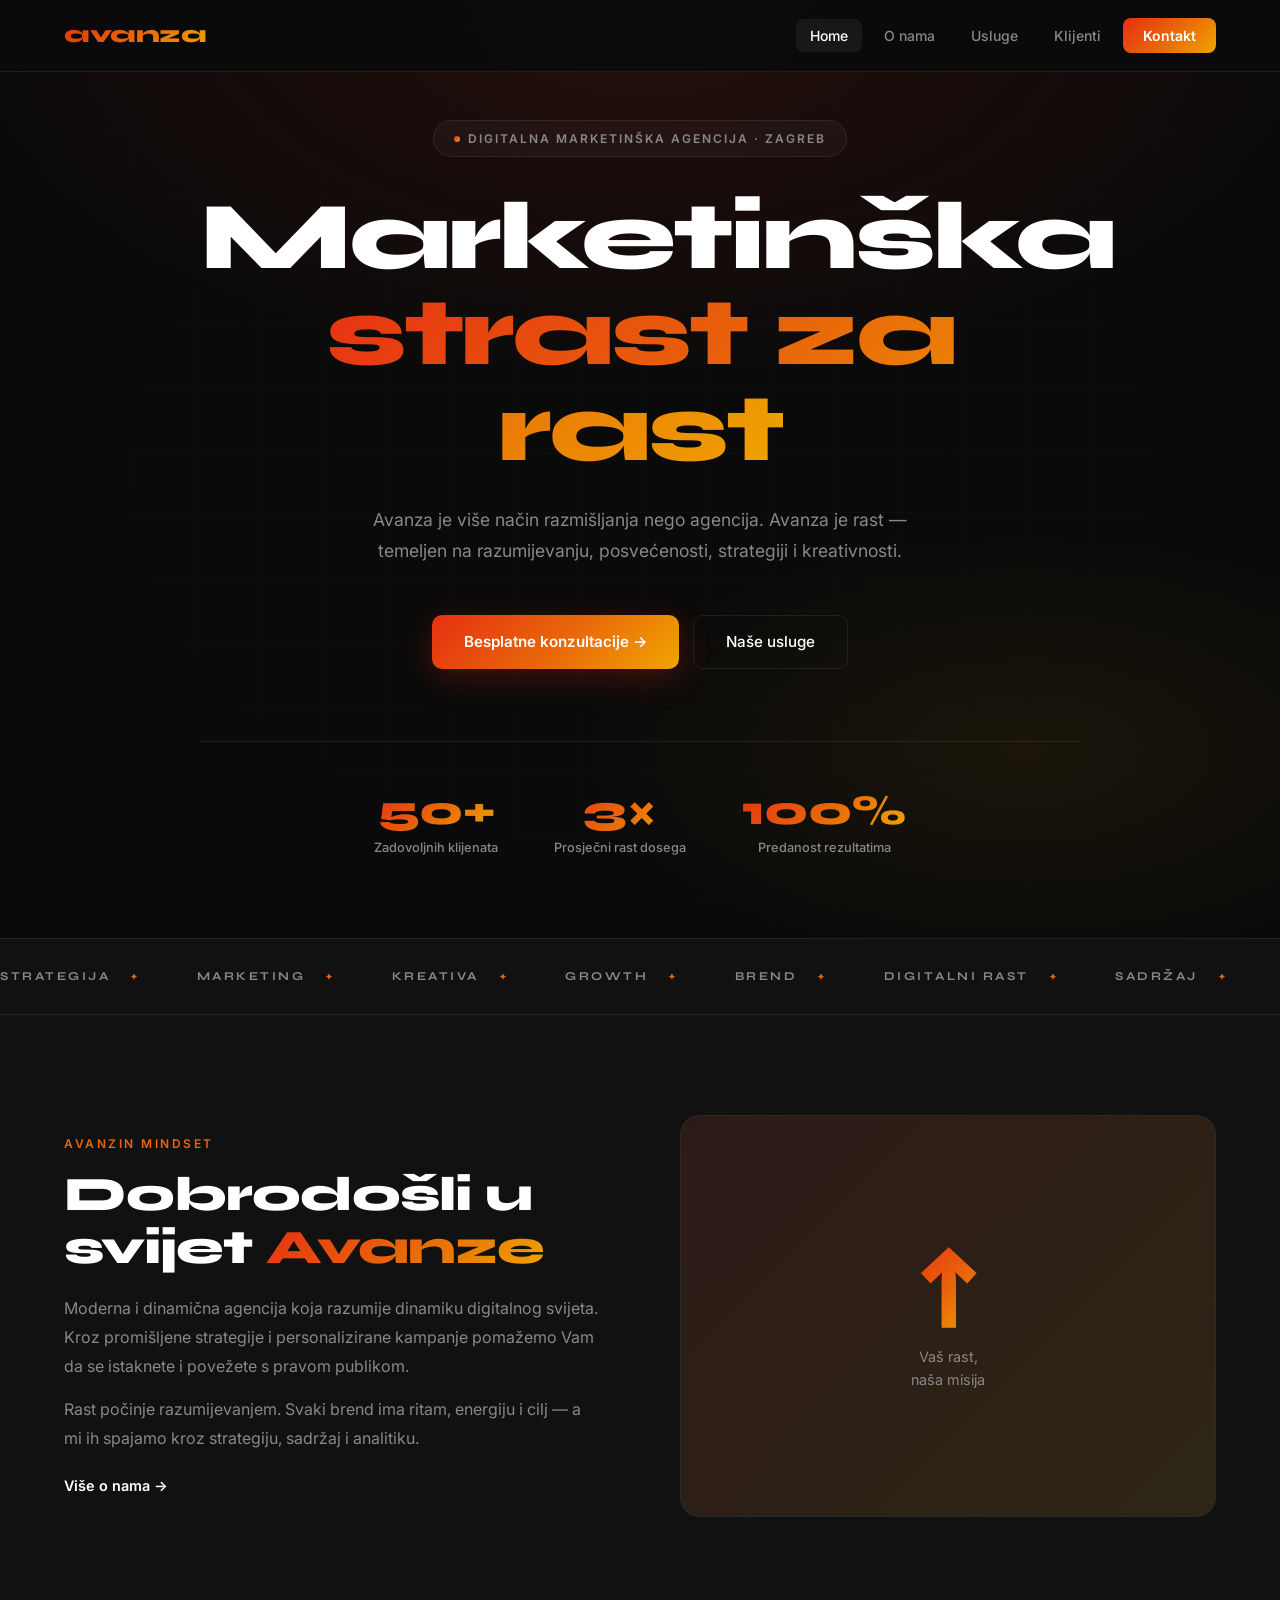
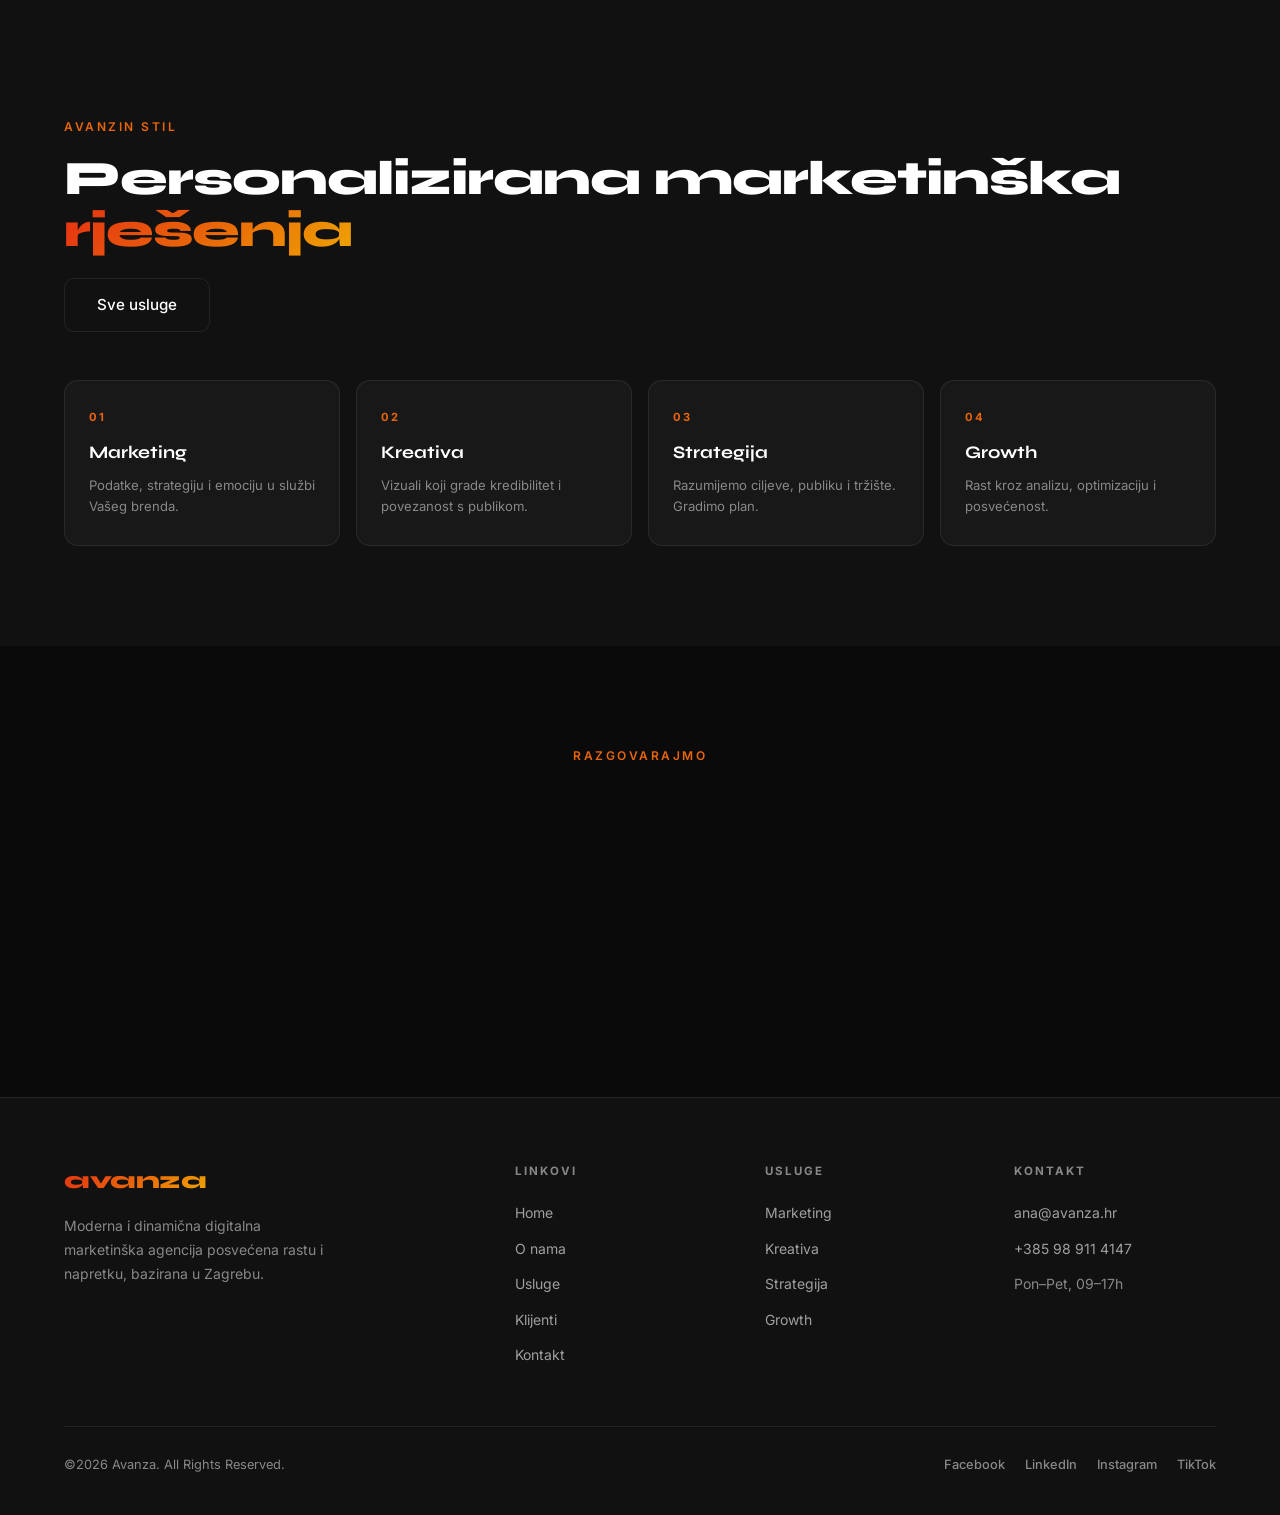
<file: index.html>
<!DOCTYPE html>
<html lang="hr">
<head>
<meta charset="UTF-8" />
<meta name="viewport" content="width=device-width, initial-scale=1.0" />
<title>Avanza — Marketinška strast za rast</title>
<link rel="stylesheet" href="style.css" />
<style>
.hero {
  min-height: 100vh;
  display: flex;
  align-items: center;
  justify-content: center;
  text-align: center;
  padding: 120px 5% 80px;
  position: relative;
  overflow: hidden;
}
.hero-bg {
  position: absolute; inset: 0;
  background: radial-gradient(ellipse 80% 60% at 50% 0%, rgba(230,48,18,0.12) 0%, transparent 70%),
              radial-gradient(ellipse 60% 40% at 80% 80%, rgba(240,165,0,0.07) 0%, transparent 60%);
}
.hero-grid {
  position: absolute; inset: 0;
  background-image: linear-gradient(rgba(255,255,255,0.02) 1px, transparent 1px),
                    linear-gradient(90deg, rgba(255,255,255,0.02) 1px, transparent 1px);
  background-size: 64px 64px;
  mask-image: radial-gradient(ellipse 80% 80% at 50% 50%, black, transparent);
}
.hero-content { position: relative; z-index: 1; max-width: 880px; }
.hero-badge {
  display: inline-flex; align-items: center; gap: 8px;
  font-size: 0.75rem; font-weight: 600; letter-spacing: 2px;
  text-transform: uppercase; color: var(--grey);
  margin-bottom: 32px; padding: 8px 20px;
  border: 1px solid var(--border); border-radius: 100px;
  background: rgba(255,255,255,0.03);
}
.hero-badge::before {
  content: ''; width: 6px; height: 6px; border-radius: 50%;
  background: var(--grad);
}
.hero h1 {
  font-family: 'Syne', sans-serif;
  font-size: clamp(3rem, 8vw, 6rem);
  font-weight: 800;
  line-height: 1.0;
  letter-spacing: -3px;
  margin-bottom: 28px;
}
.hero h1 .grad {
  background: var(--grad-text);
  -webkit-background-clip: text;
  -webkit-text-fill-color: transparent;
  background-clip: text;
}
.hero-sub {
  color: var(--grey); font-size: 1.1rem; line-height: 1.75;
  max-width: 540px; margin: 0 auto 48px;
}
.hero-actions { display: flex; gap: 14px; justify-content: center; flex-wrap: wrap; }
.hero-stats {
  display: flex; gap: 56px; justify-content: center;
  margin-top: 72px; padding-top: 48px;
  border-top: 1px solid var(--border); flex-wrap: wrap;
}
.stat-num {
  font-family: 'Syne', sans-serif; font-size: 2.6rem; font-weight: 800;
  background: var(--grad-text);
  -webkit-background-clip: text; -webkit-text-fill-color: transparent;
  background-clip: text; line-height: 1; margin-bottom: 6px;
}
.stat-label { font-size: 0.8rem; color: var(--grey); font-weight: 500; }

/* About preview */
.about-preview { background: var(--dark); }
.about-grid { display: grid; grid-template-columns: 1fr 1fr; gap: 80px; align-items: center; }
.about-text .section-title { margin-bottom: 20px; }
.about-text p { color: var(--grey); font-size: 1rem; line-height: 1.8; margin-bottom: 14px; }
.about-text .link-arrow {
  display: inline-flex; align-items: center; gap: 8px;
  color: white; font-weight: 600; text-decoration: none;
  font-size: 0.9rem; margin-top: 8px; transition: gap 0.2s;
}
.about-text .link-arrow:hover { gap: 14px; }
.about-visual {
  border-radius: 20px; overflow: hidden; aspect-ratio: 4/3;
  background: var(--card-bg); border: 1px solid var(--border);
  position: relative;
}
.about-visual-bg { position: absolute; inset: 0; background: var(--grad); opacity: 0.1; }
.about-visual-content {
  position: absolute; inset: 0; display: flex; flex-direction: column;
  align-items: center; justify-content: center; text-align: center; padding: 40px;
}
.about-big {
  font-family: 'Syne', sans-serif; font-size: 6rem; font-weight: 800;
  background: var(--grad-text);
  -webkit-background-clip: text; -webkit-text-fill-color: transparent;
  background-clip: text; line-height: 1; margin-bottom: 8px;
}
.about-small { color: var(--grey); font-size: 0.9rem; }

/* Services preview */
.services-preview-grid { display: grid; grid-template-columns: repeat(4,1fr); gap: 16px; }
.service-mini {
  background: var(--card-bg); border: 1px solid var(--border);
  border-radius: 14px; padding: 28px 24px; transition: all 0.3s;
  text-decoration: none; color: var(--white); display: block;
}
.service-mini:hover { border-color: rgba(230,48,18,0.3); transform: translateY(-4px); }
.service-mini .num { font-size: 0.7rem; font-weight: 700; letter-spacing: 2px; color: var(--orange); margin-bottom: 12px; }
.service-mini .name { font-family: 'Syne', sans-serif; font-size: 1.1rem; font-weight: 700; margin-bottom: 8px; }
.service-mini .desc { color: var(--grey); font-size: 0.82rem; line-height: 1.6; }

/* CTA */
.cta { text-align: center; }
.cta .section-title { margin: 0 auto 20px; }
.cta p { color: var(--grey); font-size: 1.05rem; margin-bottom: 36px; max-width: 500px; margin-left: auto; margin-right: auto; }

@media (max-width: 900px) {
  .about-grid { grid-template-columns: 1fr; gap: 40px; }
  .services-preview-grid { grid-template-columns: 1fr 1fr; }
}
@media (max-width: 600px) {
  .services-preview-grid { grid-template-columns: 1fr; }
}
</style>
</head>
<body>

<div id="nav-placeholder"></div>

<!-- HERO -->
<section class="hero">
  <div class="hero-bg"></div>
  <div class="hero-grid"></div>
  <div class="hero-content">
    <div class="hero-badge">Digitalna marketinška agencija · Zagreb</div>
    <h1>Marketinška<br><span class="grad">strast za rast</span></h1>
    <p class="hero-sub">Avanza je više način razmišljanja nego agencija. Avanza je rast — temeljen na razumijevanju, posvećenosti, strategiji i kreativnosti.</p>
    <div class="hero-actions">
      <a href="kontakt.html" class="btn-primary">Besplatne konzultacije &rarr;</a>
      <a href="usluge.html" class="btn-secondary">Naše usluge</a>
    </div>
    <div class="hero-stats">
      <div><div class="stat-num">50+</div><div class="stat-label">Zadovoljnih klijenata</div></div>
      <div><div class="stat-num">3×</div><div class="stat-label">Prosječni rast dosega</div></div>
      <div><div class="stat-num">100%</div><div class="stat-label">Predanost rezultatima</div></div>
    </div>
  </div>
</section>

<!-- MARQUEE -->
<div id="marquee-home"></div>

<!-- O NAMA PREVIEW -->
<section class="section about-preview">
  <div class="section-inner">
    <div class="about-grid">
      <div class="about-text fade-up">
        <span class="eyebrow">Avanzin mindset</span>
        <h2 class="section-title">Dobrodošli u svijet <span class="accent">Avanze</span></h2>
        <p>Moderna i dinamična agencija koja razumije dinamiku digitalnog svijeta. Kroz promišljene strategije i personalizirane kampanje pomažemo Vam da se istaknete i povežete s pravom publikom.</p>
        <p>Rast počinje razumijevanjem. Svaki brend ima ritam, energiju i cilj — a mi ih spajamo kroz strategiju, sadržaj i analitiku.</p>
        <a href="o-nama.html" class="link-arrow">Više o nama &rarr;</a>
      </div>
      <div class="about-visual fade-up">
        <div class="about-visual-bg"></div>
        <div class="about-visual-content">
          <div class="about-big">↑</div>
          <div class="about-small">Vaš rast,<br>naša misija</div>
        </div>
      </div>
    </div>
  </div>
</section>

<!-- USLUGE PREVIEW -->
<section class="section section-dark">
  <div class="section-inner">
    <div style="display:flex;justify-content:space-between;align-items:flex-end;margin-bottom:48px;flex-wrap:wrap;gap:20px;" class="fade-up">
      <div>
        <span class="eyebrow">Avanzin stil</span>
        <h2 class="section-title">Personalizirana marketinška <span class="accent">rješenja</span></h2>
      </div>
      <a href="usluge.html" class="btn-secondary">Sve usluge</a>
    </div>
    <div class="services-preview-grid">
      <a href="usluge.html" class="service-mini fade-up">
        <div class="num">01</div>
        <div class="name">Marketing</div>
        <div class="desc">Podatke, strategiju i emociju u službi Vašeg brenda.</div>
      </a>
      <a href="usluge.html" class="service-mini fade-up">
        <div class="num">02</div>
        <div class="name">Kreativa</div>
        <div class="desc">Vizuali koji grade kredibilitet i povezanost s publikom.</div>
      </a>
      <a href="usluge.html" class="service-mini fade-up">
        <div class="num">03</div>
        <div class="name">Strategija</div>
        <div class="desc">Razumijemo ciljeve, publiku i tržište. Gradimo plan.</div>
      </a>
      <a href="usluge.html" class="service-mini fade-up">
        <div class="num">04</div>
        <div class="name">Growth</div>
        <div class="desc">Rast kroz analizu, optimizaciju i posvećenost.</div>
      </a>
    </div>
  </div>
</section>

<!-- CTA -->
<section class="section cta">
  <div class="section-inner">
    <span class="eyebrow">Razgovarajmo</span>
    <h2 class="section-title fade-up">Rast počinje <span class="accent">razgovorom</span></h2>
    <p class="fade-up">Zakažite besplatne konzultacije s našim timom i napravimo prve pametne poteze, zajedno.</p>
    <div class="fade-up">
      <a href="kontakt.html" class="btn-primary">Kontaktirajte nas &rarr;</a>
    </div>
  </div>
</section>

<div id="footer-placeholder"></div>

<script src="shared.js"></script>
<script>
  renderNav('index.html');
  renderFooter();
  document.getElementById('marquee-home').innerHTML = renderMarquee();
  initAnimations();
</script>
</body>
</html>
</file>
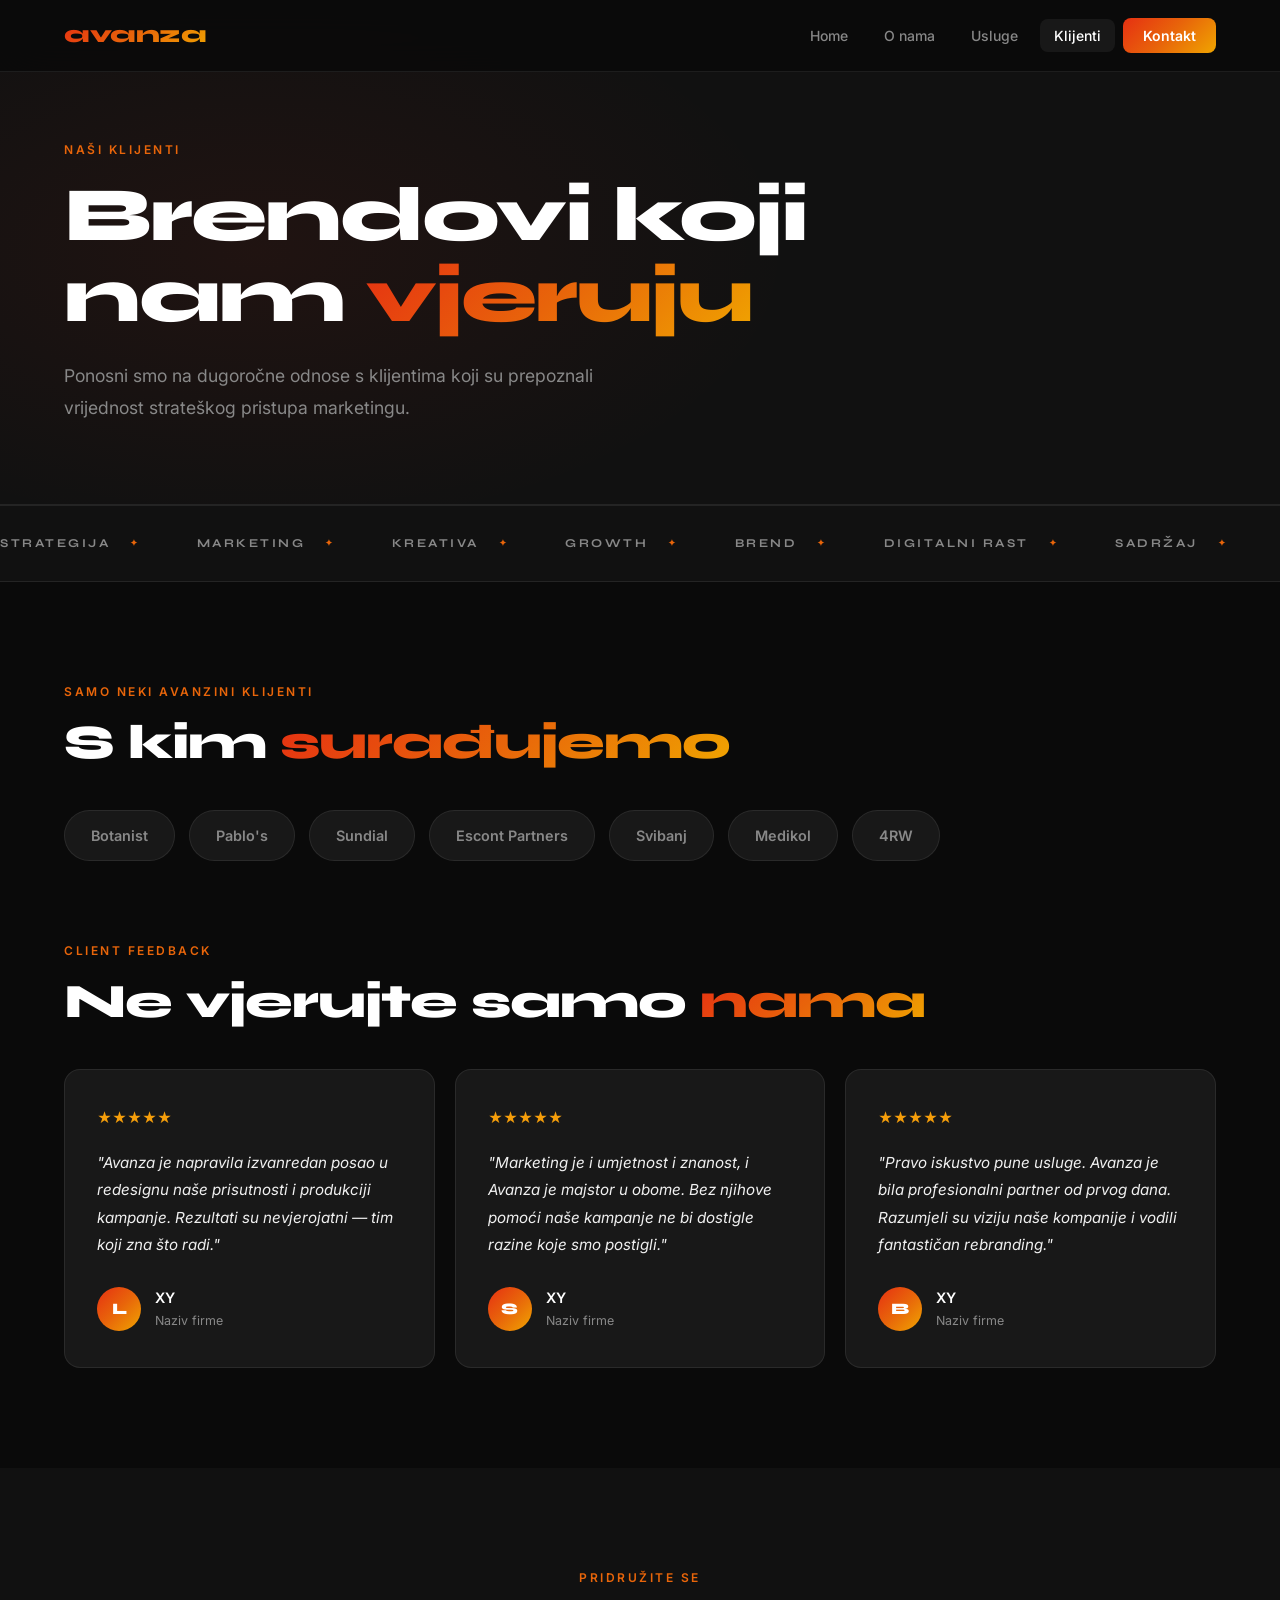
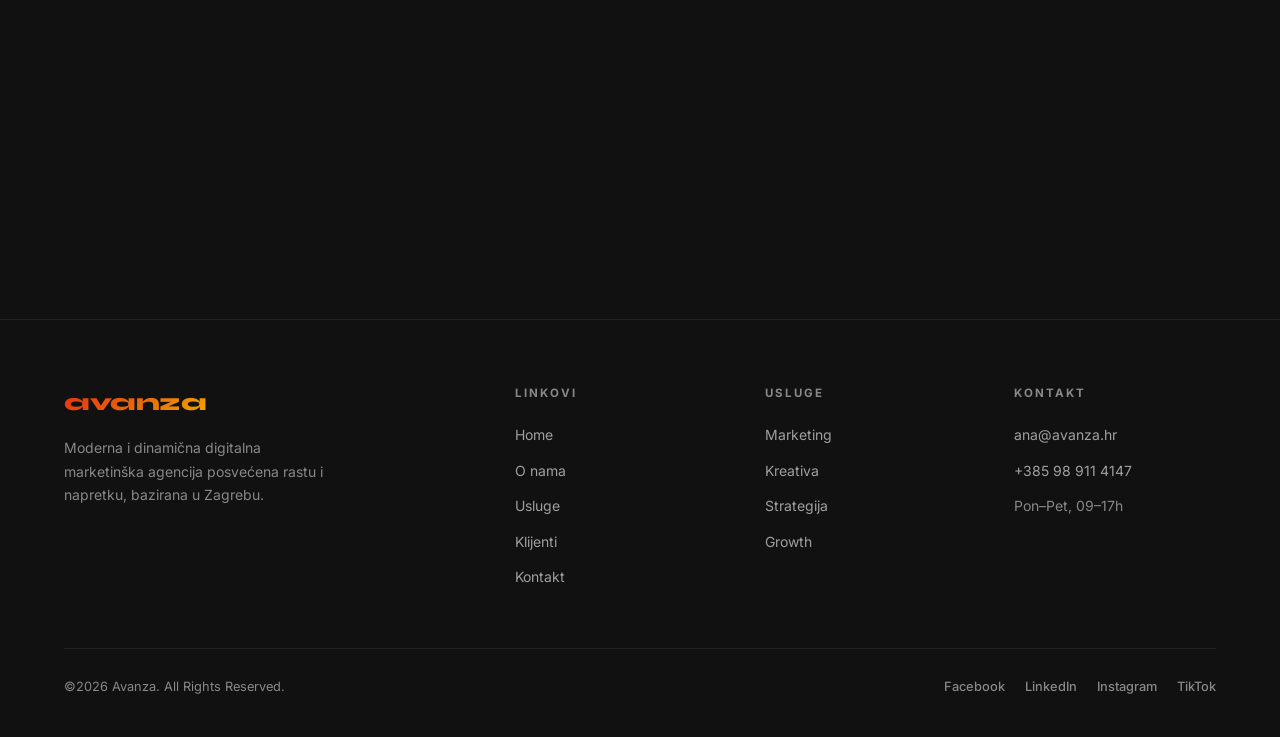
<file: klijenti.html>
<!DOCTYPE html>
<html lang="hr">
<head>
<meta charset="UTF-8" />
<meta name="viewport" content="width=device-width, initial-scale=1.0" />
<title>Klijenti — Avanza</title>
<link rel="stylesheet" href="style.css" />
<style>
.clients-grid { display: flex; flex-wrap: wrap; gap: 14px; margin-bottom: 80px; }
.client-pill {
  padding: 13px 26px; border: 1px solid var(--border); border-radius: 100px;
  font-size: 0.9rem; font-weight: 600; color: var(--grey);
  background: var(--card-bg); transition: all 0.2s; cursor: default;
}
.client-pill:hover { border-color: rgba(230,48,18,0.4); color: var(--white); background: rgba(230,48,18,0.08); }
.testimonials-grid { display: grid; grid-template-columns: repeat(3,1fr); gap: 20px; }
.testimonial {
  background: var(--card-bg); border: 1px solid var(--border);
  border-radius: 16px; padding: 36px 32px; transition: all 0.3s;
}
.testimonial:hover { border-color: rgba(230,48,18,0.2); transform: translateY(-4px); }
.stars { display: flex; gap: 4px; margin-bottom: 20px; color: #f59e0b; font-size: 0.9rem; }
.testimonial-text { color: var(--light); font-size: 0.95rem; line-height: 1.8; margin-bottom: 28px; font-style: italic; }
.author { display: flex; align-items: center; gap: 14px; }
.avatar {
  width: 44px; height: 44px; border-radius: 50%; background: var(--grad);
  display: flex; align-items: center; justify-content: center;
  font-family: 'Syne', sans-serif; font-weight: 800; color: white; font-size: 1rem; flex-shrink: 0;
}
.author-name { font-weight: 600; font-size: 0.9rem; margin-bottom: 2px; }
.author-role { font-size: 0.78rem; color: var(--grey); }
@media (max-width: 900px) { .testimonials-grid { grid-template-columns: 1fr; } }
</style>
</head>
<body>
<div id="nav-placeholder"></div>

<div class="page-hero">
  <div class="page-hero-inner">
    <span class="eyebrow">Naši klijenti</span>
    <h1>Brendovi koji nam <span style="background:var(--grad-text);-webkit-background-clip:text;-webkit-text-fill-color:transparent;background-clip:text;">vjeruju</span></h1>
    <p>Ponosni smo na dugoročne odnose s klijentima koji su prepoznali vrijednost strateškog pristupa marketingu.</p>
  </div>
</div>

<div id="marquee"></div>

<!-- KLIJENTI -->
<section class="section">
  <div class="section-inner">
    <div class="fade-up" style="margin-bottom:40px;">
      <span class="eyebrow">Samo neki Avanzini klijenti</span>
      <h2 class="section-title">S kim <span class="accent">surađujemo</span></h2>
    </div>
    <div class="clients-grid fade-up">
      <div class="client-pill">Botanist</div>
      <div class="client-pill">Pablo's</div>
      <div class="client-pill">Sundial</div>
      <div class="client-pill">Escont Partners</div>
      <div class="client-pill">Svibanj</div>
      <div class="client-pill">Medikol</div>
      <div class="client-pill">4RW</div>
    </div>

    <!-- TESTIMONIALS -->
    <div class="fade-up" style="margin-bottom:40px;">
      <span class="eyebrow">Client feedback</span>
      <h2 class="section-title">Ne vjerujte samo <span class="accent">nama</span></h2>
    </div>
    <div class="testimonials-grid">
      <div class="testimonial fade-up">
        <div class="stars">★★★★★</div>
        <p class="testimonial-text">"Avanza je napravila izvanredan posao u redesignu naše prisutnosti i produkciji kampanje. Rezultati su nevjerojatni — tim koji zna što radi."</p>
        <div class="author">
          <div class="avatar">L</div>
          <div><div class="author-name">XY</div><div class="author-role">Naziv firme</div></div>
        </div>
      </div>
      <div class="testimonial fade-up">
        <div class="stars">★★★★★</div>
        <p class="testimonial-text">"Marketing je i umjetnost i znanost, i Avanza je majstor u obome. Bez njihove pomoći naše kampanje ne bi dostigle razine koje smo postigli."</p>
        <div class="author">
          <div class="avatar">S</div>
          <div><div class="author-name">XY</div><div class="author-role">Naziv firme</div></div>
        </div>
      </div>
      <div class="testimonial fade-up">
        <div class="stars">★★★★★</div>
        <p class="testimonial-text">"Pravo iskustvo pune usluge. Avanza je bila profesionalni partner od prvog dana. Razumjeli su viziju naše kompanije i vodili fantastičan rebranding."</p>
        <div class="author">
          <div class="avatar">B</div>
          <div><div class="author-name">XY</div><div class="author-role">Naziv firme</div></div>
        </div>
      </div>
    </div>
  </div>
</section>

<section class="section section-dark" style="text-align:center;">
  <div class="section-inner">
    <span class="eyebrow">Pridružite se</span>
    <h2 class="section-title fade-up" style="margin:0 auto 20px;">Postanite naš <span class="accent">sljedeći uspjeh</span></h2>
    <p class="fade-up" style="color:var(--grey);font-size:1.05rem;max-width:480px;margin:0 auto 36px;">Razgovarajmo o tome kako Avanza može pomoći Vašem brendu da raste.</p>
    <div class="fade-up"><a href="kontakt.html" class="btn-primary">Kontaktirajte nas &rarr;</a></div>
  </div>
</section>

<div id="footer-placeholder"></div>
<script src="shared.js"></script>
<script>
  renderNav('klijenti.html');
  renderFooter();
  document.getElementById('marquee').innerHTML = renderMarquee();
  initAnimations();
</script>
</body>
</html>
</file>
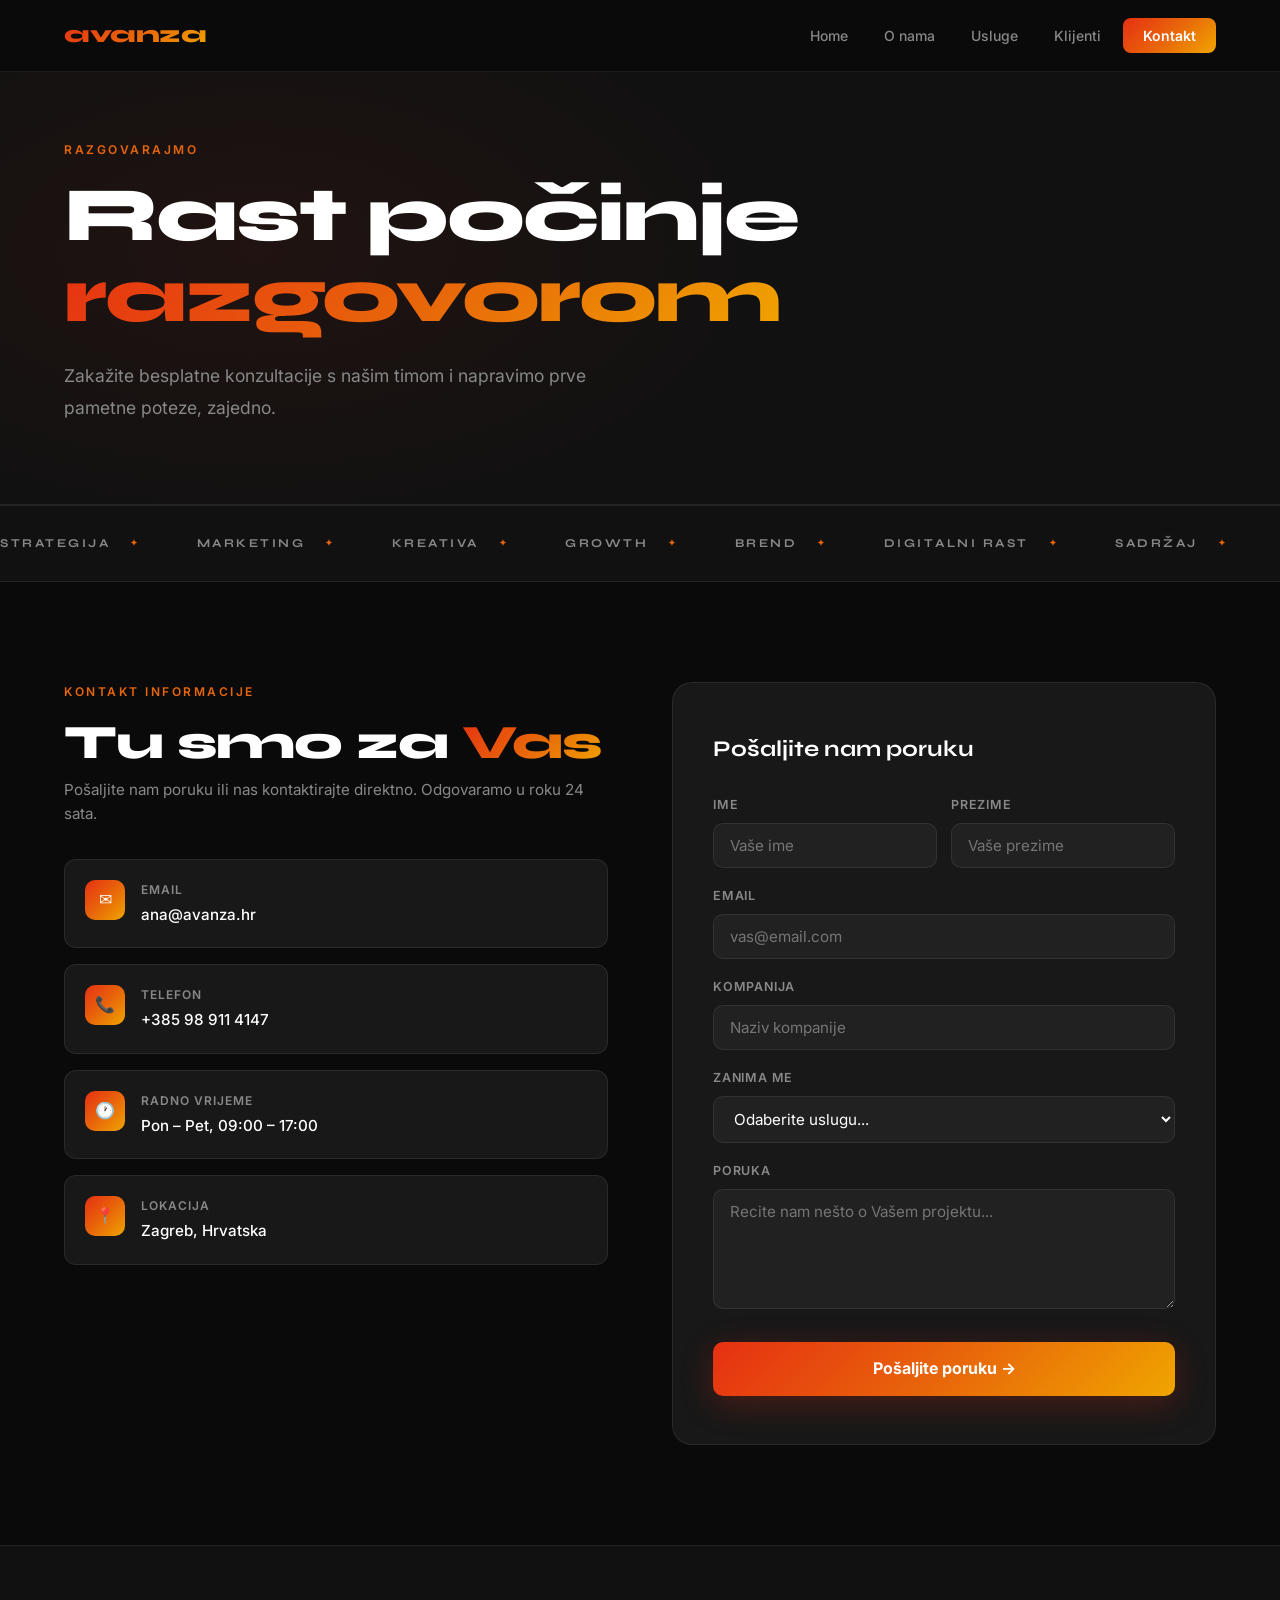
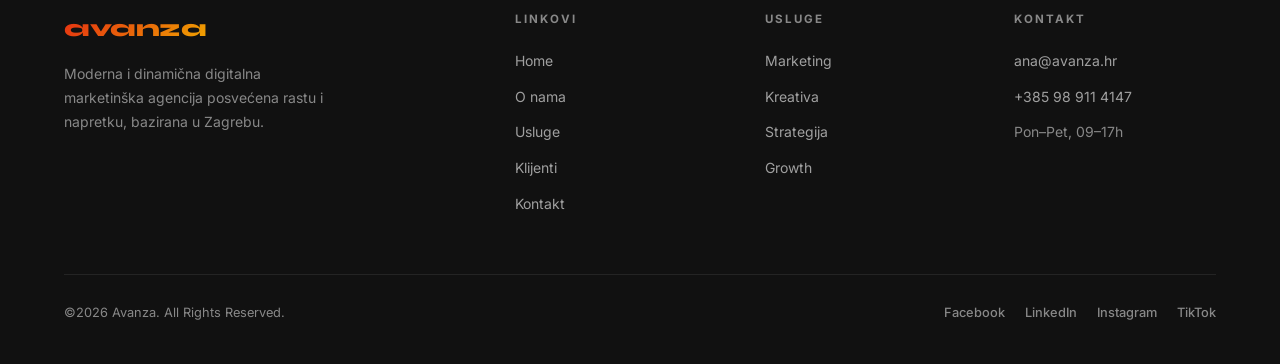
<file: kontakt.html>
<!DOCTYPE html>
<html lang="hr">
<head>
<meta charset="UTF-8" />
<meta name="viewport" content="width=device-width, initial-scale=1.0" />
<title>Kontakt — Avanza</title>
<link rel="stylesheet" href="style.css" />
<style>
.kontakt-grid { display: grid; grid-template-columns: 1fr 1fr; gap: 64px; align-items: start; }
.info-items { display: flex; flex-direction: column; gap: 16px; margin-top: 32px; }
.info-item {
  display: flex; gap: 16px; align-items: flex-start;
  padding: 20px; background: var(--card-bg);
  border: 1px solid var(--border); border-radius: 12px; transition: border-color 0.2s;
}
.info-item:hover { border-color: rgba(230,48,18,0.25); }
.info-icon {
  width: 40px; height: 40px; border-radius: 10px; background: var(--grad);
  display: flex; align-items: center; justify-content: center;
  font-size: 1rem; flex-shrink: 0;
}
.info-label { font-size: 0.75rem; font-weight: 600; color: var(--grey); text-transform: uppercase; letter-spacing: 1px; margin-bottom: 4px; }
.info-val { font-size: 0.95rem; font-weight: 500; }
.info-val a { color: var(--white); text-decoration: none; transition: color 0.2s; }
.info-val a:hover { color: var(--orange); }

.form-card {
  background: var(--card-bg); border: 1px solid var(--border);
  border-radius: 20px; padding: 48px 40px;
}
.form-card h3 { font-family: 'Syne', sans-serif; font-size: 1.4rem; font-weight: 700; margin-bottom: 28px; }
.form-group { margin-bottom: 18px; }
.form-group label { display: block; font-size: 0.78rem; font-weight: 600; color: var(--grey); text-transform: uppercase; letter-spacing: 0.8px; margin-bottom: 8px; }
.form-group input, .form-group textarea, .form-group select {
  width: 100%; padding: 12px 16px; background: rgba(255,255,255,0.04);
  border: 1.5px solid var(--border); border-radius: 10px;
  color: var(--white); font-family: 'Inter', sans-serif; font-size: 0.95rem;
  transition: border-color 0.2s; outline: none;
}
.form-group input:focus, .form-group textarea:focus, .form-group select:focus {
  border-color: var(--orange);
  background: rgba(232,101,10,0.05);
}
.form-group textarea { resize: vertical; min-height: 120px; }
.form-group select option { background: var(--dark); }
.form-row { display: grid; grid-template-columns: 1fr 1fr; gap: 14px; }
.form-submit { width: 100%; padding: 14px; font-size: 1rem; font-weight: 700; cursor: pointer; border: none; font-family: 'Inter', sans-serif; margin-top: 8px; }

@media (max-width: 900px) {
  .kontakt-grid { grid-template-columns: 1fr; gap: 40px; }
  .form-row { grid-template-columns: 1fr; }
  .form-card { padding: 32px 24px; }
}
</style>
</head>
<body>
<div id="nav-placeholder"></div>

<div class="page-hero">
  <div class="page-hero-inner">
    <span class="eyebrow">Razgovarajmo</span>
    <h1>Rast počinje <span style="background:var(--grad-text);-webkit-background-clip:text;-webkit-text-fill-color:transparent;background-clip:text;">razgovorom</span></h1>
    <p>Zakažite besplatne konzultacije s našim timom i napravimo prve pametne poteze, zajedno.</p>
  </div>
</div>

<div id="marquee"></div>

<section class="section">
  <div class="section-inner">
    <div class="kontakt-grid">
      <!-- INFO -->
      <div class="fade-up">
        <span class="eyebrow">Kontakt informacije</span>
        <h2 class="section-title" style="margin-bottom:8px;">Tu smo za <span class="accent">Vas</span></h2>
        <p style="color:var(--grey);font-size:.95rem;margin-bottom:8px;">Pošaljite nam poruku ili nas kontaktirajte direktno. Odgovaramo u roku 24 sata.</p>
        <div class="info-items">
          <div class="info-item">
            <div class="info-icon">✉</div>
            <div>
              <div class="info-label">Email</div>
              <div class="info-val"><a href="mailto:ana@avanza.hr">ana@avanza.hr</a></div>
            </div>
          </div>
          <div class="info-item">
            <div class="info-icon">📞</div>
            <div>
              <div class="info-label">Telefon</div>
              <div class="info-val"><a href="tel:+385989114147">+385 98 911 4147</a></div>
            </div>
          </div>
          <div class="info-item">
            <div class="info-icon">🕐</div>
            <div>
              <div class="info-label">Radno vrijeme</div>
              <div class="info-val">Pon – Pet, 09:00 – 17:00</div>
            </div>
          </div>
          <div class="info-item">
            <div class="info-icon">📍</div>
            <div>
              <div class="info-label">Lokacija</div>
              <div class="info-val">Zagreb, Hrvatska</div>
            </div>
          </div>
        </div>
      </div>

      <!-- FORM -->
      <div class="form-card fade-up">
        <h3>Pošaljite nam poruku</h3>
        <div class="form-row">
          <div class="form-group">
            <label>Ime</label>
            <input type="text" placeholder="Vaše ime" />
          </div>
          <div class="form-group">
            <label>Prezime</label>
            <input type="text" placeholder="Vaše prezime" />
          </div>
        </div>
        <div class="form-group">
          <label>Email</label>
          <input type="email" placeholder="vas@email.com" />
        </div>
        <div class="form-group">
          <label>Kompanija</label>
          <input type="text" placeholder="Naziv kompanije" />
        </div>
        <div class="form-group">
          <label>Zanima me</label>
          <select>
            <option value="">Odaberite uslugu...</option>
            <option>Marketing</option>
            <option>Kreativa</option>
            <option>Strategija</option>
            <option>Growth</option>
            <option>Sve usluge</option>
          </select>
        </div>
        <div class="form-group">
          <label>Poruka</label>
          <textarea placeholder="Recite nam nešto o Vašem projektu..."></textarea>
        </div>
        <a href="mailto:ana@avanza.hr" class="btn-primary form-submit" style="justify-content:center;">Pošaljite poruku &rarr;</a>
      </div>
    </div>
  </div>
</section>

<div id="footer-placeholder"></div>
<script src="shared.js"></script>
<script>
  renderNav('kontakt.html');
  renderFooter();
  document.getElementById('marquee').innerHTML = renderMarquee();
  initAnimations();
</script>
</body>
</html>
</file>
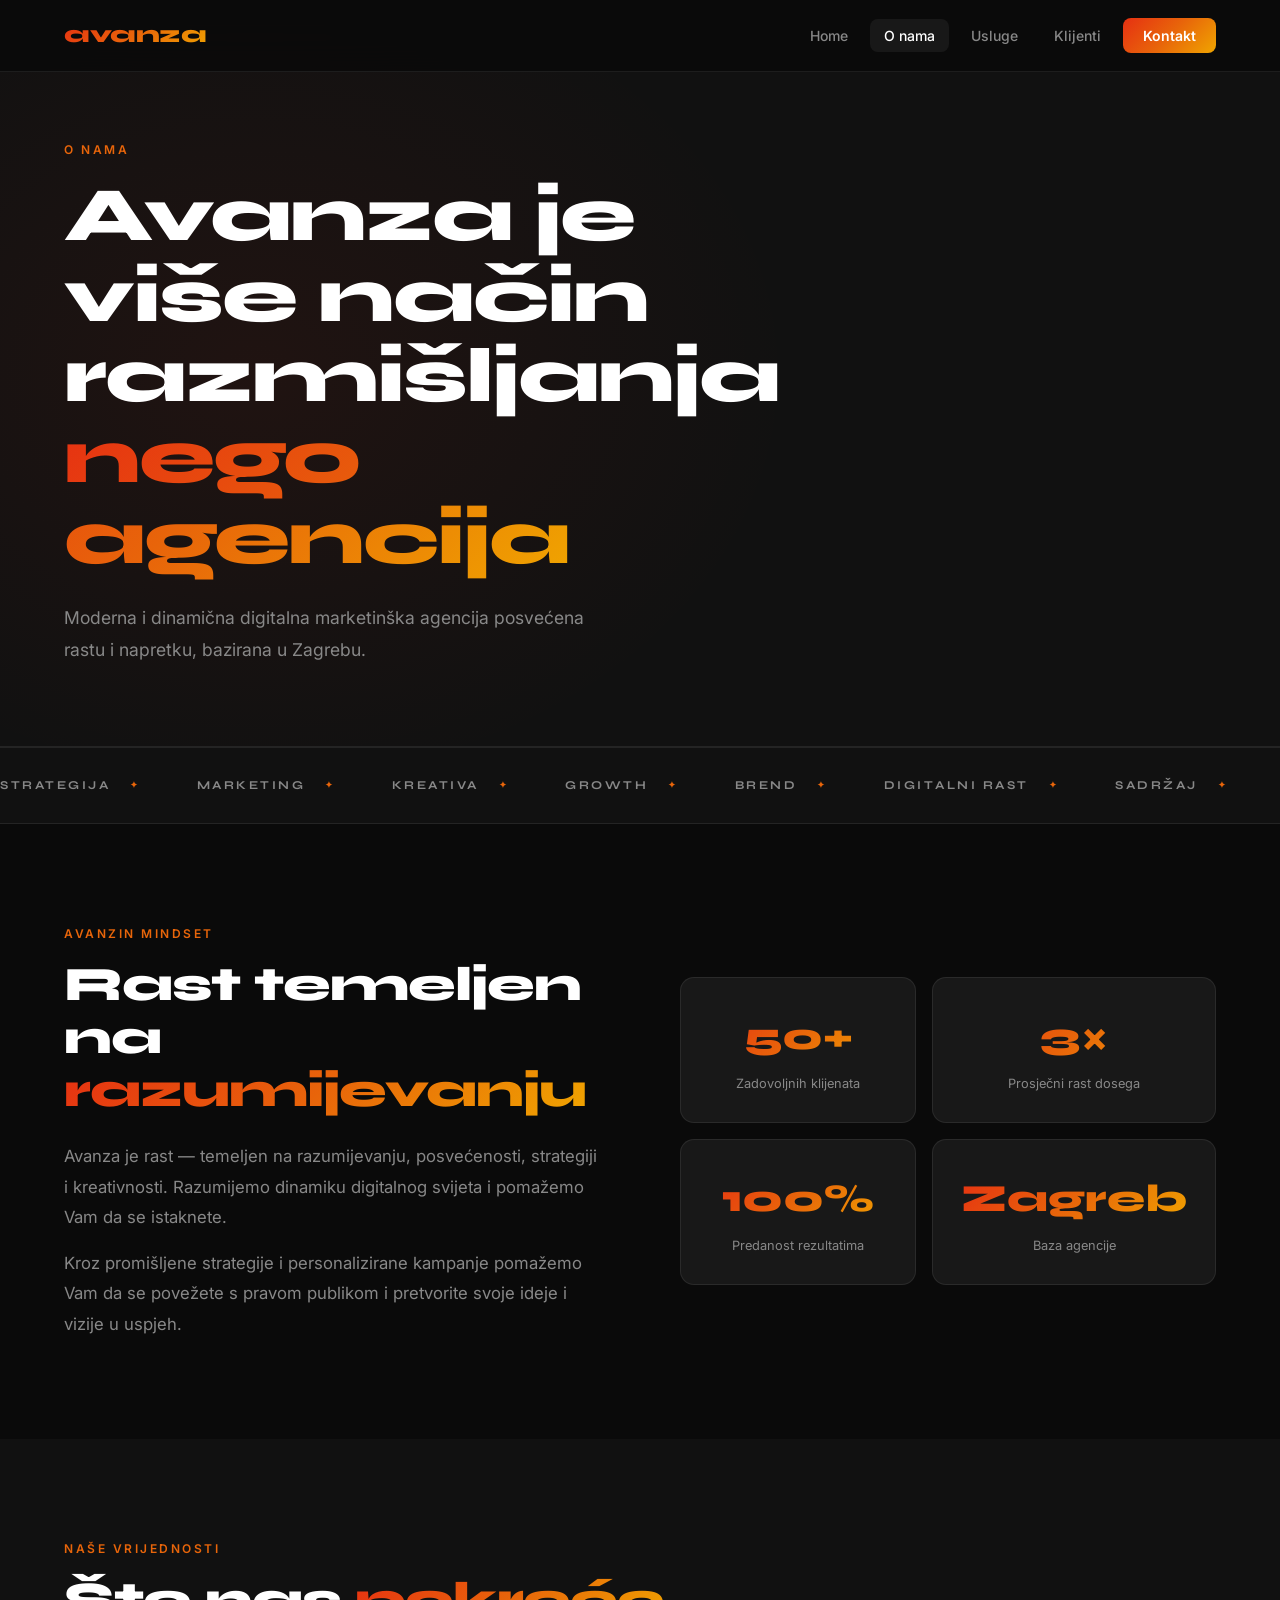
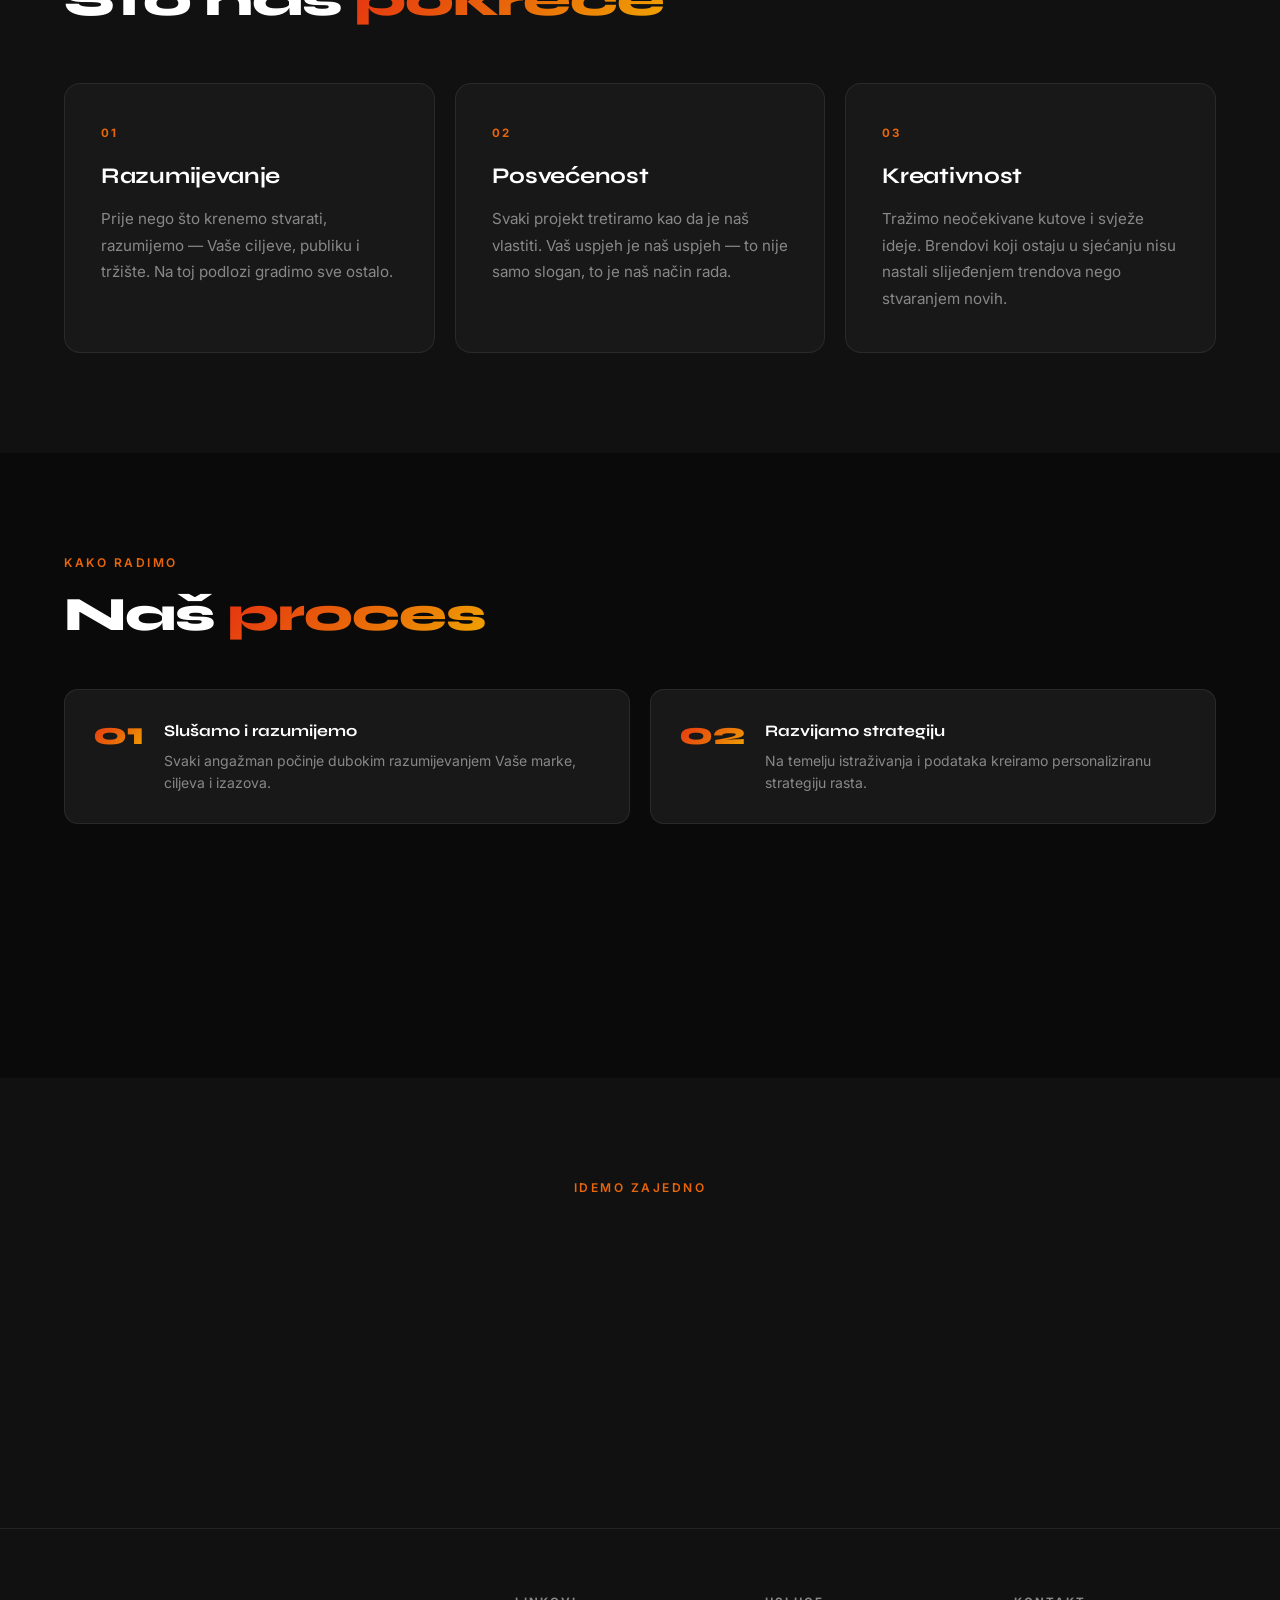
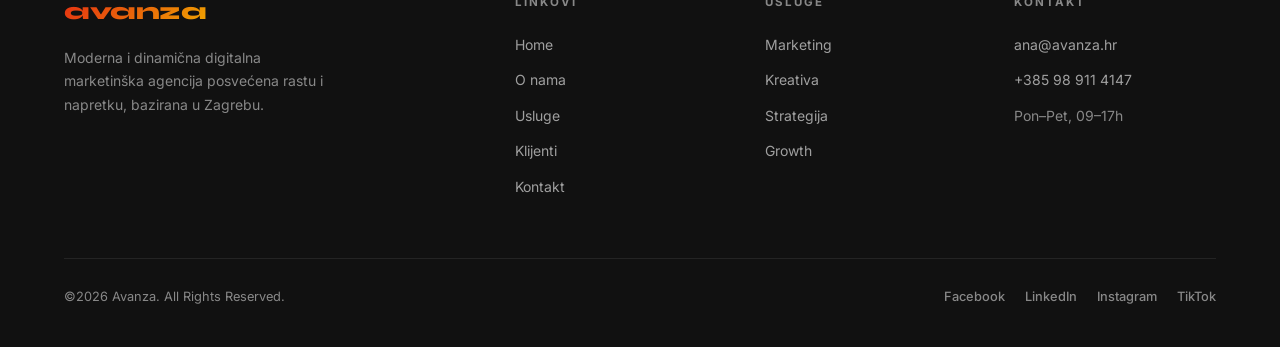
<file: o-nama.html>
<!DOCTYPE html>
<html lang="hr">
<head>
<meta charset="UTF-8" />
<meta name="viewport" content="width=device-width, initial-scale=1.0" />
<title>O nama — Avanza</title>
<link rel="stylesheet" href="style.css" />
<style>
.values-grid { display: grid; grid-template-columns: repeat(3,1fr); gap: 20px; margin-top: 56px; }
.team-grid { display: grid; grid-template-columns: repeat(3,1fr); gap: 24px; }
.team-card {
  background: var(--card-bg); border: 1px solid var(--border);
  border-radius: 16px; padding: 36px 28px; text-align: center; transition: all 0.3s;
}
.team-card:hover { border-color: rgba(230,48,18,0.25); transform: translateY(-4px); }
.team-avatar {
  width: 72px; height: 72px; border-radius: 50%;
  background: var(--grad); display: flex; align-items: center;
  justify-content: center; font-family: 'Syne', sans-serif;
  font-weight: 800; font-size: 1.6rem; color: white;
  margin: 0 auto 16px;
}
.team-name { font-family: 'Syne', sans-serif; font-size: 1.1rem; font-weight: 700; margin-bottom: 4px; }
.team-role { color: var(--grey); font-size: 0.85rem; }
.process-list { display: grid; grid-template-columns: 1fr 1fr; gap: 20px; }
.process-item {
  display: flex; gap: 20px; align-items: flex-start;
  padding: 28px; background: var(--card-bg);
  border: 1px solid var(--border); border-radius: 14px; transition: all 0.3s;
}
.process-item:hover { border-color: rgba(230,48,18,0.2); }
.process-num {
  font-family: 'Syne', sans-serif; font-size: 2rem; font-weight: 800;
  background: var(--grad-text);
  -webkit-background-clip: text; -webkit-text-fill-color: transparent;
  background-clip: text; flex-shrink: 0; line-height: 1;
}
.process-content h4 { font-family: 'Syne', sans-serif; font-size: 1rem; font-weight: 700; margin-bottom: 6px; }
.process-content p { color: var(--grey); font-size: 0.875rem; line-height: 1.6; }
@media (max-width: 900px) {
  .values-grid, .team-grid { grid-template-columns: 1fr 1fr; }
  .process-list { grid-template-columns: 1fr; }
}
@media (max-width: 600px) {
  .values-grid, .team-grid { grid-template-columns: 1fr; }
}
</style>
</head>
<body>
<div id="nav-placeholder"></div>

<!-- PAGE HERO -->
<div class="page-hero">
  <div class="page-hero-inner">
    <span class="eyebrow">O nama</span>
    <h1>Avanza je više način<br>razmišljanja <span style="background:var(--grad-text);-webkit-background-clip:text;-webkit-text-fill-color:transparent;background-clip:text;">nego agencija</span></h1>
    <p>Moderna i dinamična digitalna marketinška agencija posvećena rastu i napretku, bazirana u Zagrebu.</p>
  </div>
</div>

<!-- MARQUEE -->
<div id="marquee"></div>

<!-- MINDSET -->
<section class="section">
  <div class="section-inner">
    <div style="display:grid;grid-template-columns:1fr 1fr;gap:80px;align-items:center;">
      <div class="fade-up">
        <span class="eyebrow">Avanzin mindset</span>
        <h2 class="section-title" style="margin-bottom:24px;">Rast temeljen na <span class="accent">razumijevanju</span></h2>
        <p class="section-sub" style="margin-bottom:16px;">Avanza je rast — temeljen na razumijevanju, posvećenosti, strategiji i kreativnosti. Razumijemo dinamiku digitalnog svijeta i pomažemo Vam da se istaknete.</p>
        <p class="section-sub">Kroz promišljene strategije i personalizirane kampanje pomažemo Vam da se povežete s pravom publikom i pretvorite svoje ideje i vizije u uspjeh.</p>
      </div>
      <div class="fade-up" style="display:grid;grid-template-columns:1fr 1fr;gap:16px;">
        <div style="background:var(--card-bg);border:1px solid var(--border);border-radius:14px;padding:28px;text-align:center;">
          <div style="font-family:'Syne',sans-serif;font-size:2.4rem;font-weight:800;background:var(--grad-text);-webkit-background-clip:text;-webkit-text-fill-color:transparent;background-clip:text;">50+</div>
          <div style="color:var(--grey);font-size:.8rem;margin-top:6px;">Zadovoljnih klijenata</div>
        </div>
        <div style="background:var(--card-bg);border:1px solid var(--border);border-radius:14px;padding:28px;text-align:center;">
          <div style="font-family:'Syne',sans-serif;font-size:2.4rem;font-weight:800;background:var(--grad-text);-webkit-background-clip:text;-webkit-text-fill-color:transparent;background-clip:text;">3×</div>
          <div style="color:var(--grey);font-size:.8rem;margin-top:6px;">Prosječni rast dosega</div>
        </div>
        <div style="background:var(--card-bg);border:1px solid var(--border);border-radius:14px;padding:28px;text-align:center;">
          <div style="font-family:'Syne',sans-serif;font-size:2.4rem;font-weight:800;background:var(--grad-text);-webkit-background-clip:text;-webkit-text-fill-color:transparent;background-clip:text;">100%</div>
          <div style="color:var(--grey);font-size:.8rem;margin-top:6px;">Predanost rezultatima</div>
        </div>
        <div style="background:var(--card-bg);border:1px solid var(--border);border-radius:14px;padding:28px;text-align:center;">
          <div style="font-family:'Syne',sans-serif;font-size:2.4rem;font-weight:800;background:var(--grad-text);-webkit-background-clip:text;-webkit-text-fill-color:transparent;background-clip:text;">Zagreb</div>
          <div style="color:var(--grey);font-size:.8rem;margin-top:6px;">Baza agencije</div>
        </div>
      </div>
    </div>
  </div>
</section>

<!-- VRIJEDNOSTI -->
<section class="section section-dark">
  <div class="section-inner">
    <div class="fade-up" style="margin-bottom:48px;">
      <span class="eyebrow">Naše vrijednosti</span>
      <h2 class="section-title">Što nas <span class="accent">pokreće</span></h2>
    </div>
    <div class="values-grid">
      <div class="card fade-up">
        <div class="card-num">01</div>
        <div class="card-title">Razumijevanje</div>
        <p class="card-text">Prije nego što krenemo stvarati, razumijemo — Vaše ciljeve, publiku i tržište. Na toj podlozi gradimo sve ostalo.</p>
      </div>
      <div class="card fade-up">
        <div class="card-num">02</div>
        <div class="card-title">Posvećenost</div>
        <p class="card-text">Svaki projekt tretiramo kao da je naš vlastiti. Vaš uspjeh je naš uspjeh — to nije samo slogan, to je naš način rada.</p>
      </div>
      <div class="card fade-up">
        <div class="card-num">03</div>
        <div class="card-title">Kreativnost</div>
        <p class="card-text">Tražimo neočekivane kutove i svježe ideje. Brendovi koji ostaju u sjećanju nisu nastali slijeđenjem trendova nego stvaranjem novih.</p>
      </div>
    </div>
  </div>
</section>

<!-- PROCES -->
<section class="section">
  <div class="section-inner">
    <div class="fade-up" style="margin-bottom:48px;">
      <span class="eyebrow">Kako radimo</span>
      <h2 class="section-title">Naš <span class="accent">proces</span></h2>
    </div>
    <div class="process-list">
      <div class="process-item fade-up">
        <div class="process-num">01</div>
        <div class="process-content">
          <h4>Slušamo i razumijemo</h4>
          <p>Svaki angažman počinje dubokim razumijevanjem Vaše marke, ciljeva i izazova.</p>
        </div>
      </div>
      <div class="process-item fade-up">
        <div class="process-num">02</div>
        <div class="process-content">
          <h4>Razvijamo strategiju</h4>
          <p>Na temelju istraživanja i podataka kreiramo personaliziranu strategiju rasta.</p>
        </div>
      </div>
      <div class="process-item fade-up">
        <div class="process-num">03</div>
        <div class="process-content">
          <h4>Kreiramo i provodimo</h4>
          <p>Naš tim pretvara strategiju u kreativne kampanje koje privlače i konvertiraju.</p>
        </div>
      </div>
      <div class="process-item fade-up">
        <div class="process-num">04</div>
        <div class="process-content">
          <h4>Mjerimo i optimiziramo</h4>
          <p>Pratimo rezultate i kontinuirano optimiziramo kako bismo osigurali maksimalan povrat.</p>
        </div>
      </div>
    </div>
  </div>
</section>

<!-- CTA -->
<section class="section section-dark" style="text-align:center;">
  <div class="section-inner">
    <span class="eyebrow">Idemo zajedno</span>
    <h2 class="section-title fade-up" style="margin:0 auto 20px;">Rast počinje <span class="accent">razgovorom</span></h2>
    <p class="fade-up" style="color:var(--grey);font-size:1.05rem;max-width:480px;margin:0 auto 36px;">Zakažite besplatne konzultacije s našim timom i napravimo prve pametne poteze, zajedno.</p>
    <div class="fade-up"><a href="kontakt.html" class="btn-primary">Kontaktirajte nas &rarr;</a></div>
  </div>
</section>

<div id="footer-placeholder"></div>
<script src="shared.js"></script>
<script>
  renderNav('o-nama.html');
  renderFooter();
  document.getElementById('marquee').innerHTML = renderMarquee();
  initAnimations();
</script>
</body>
</html>
</file>
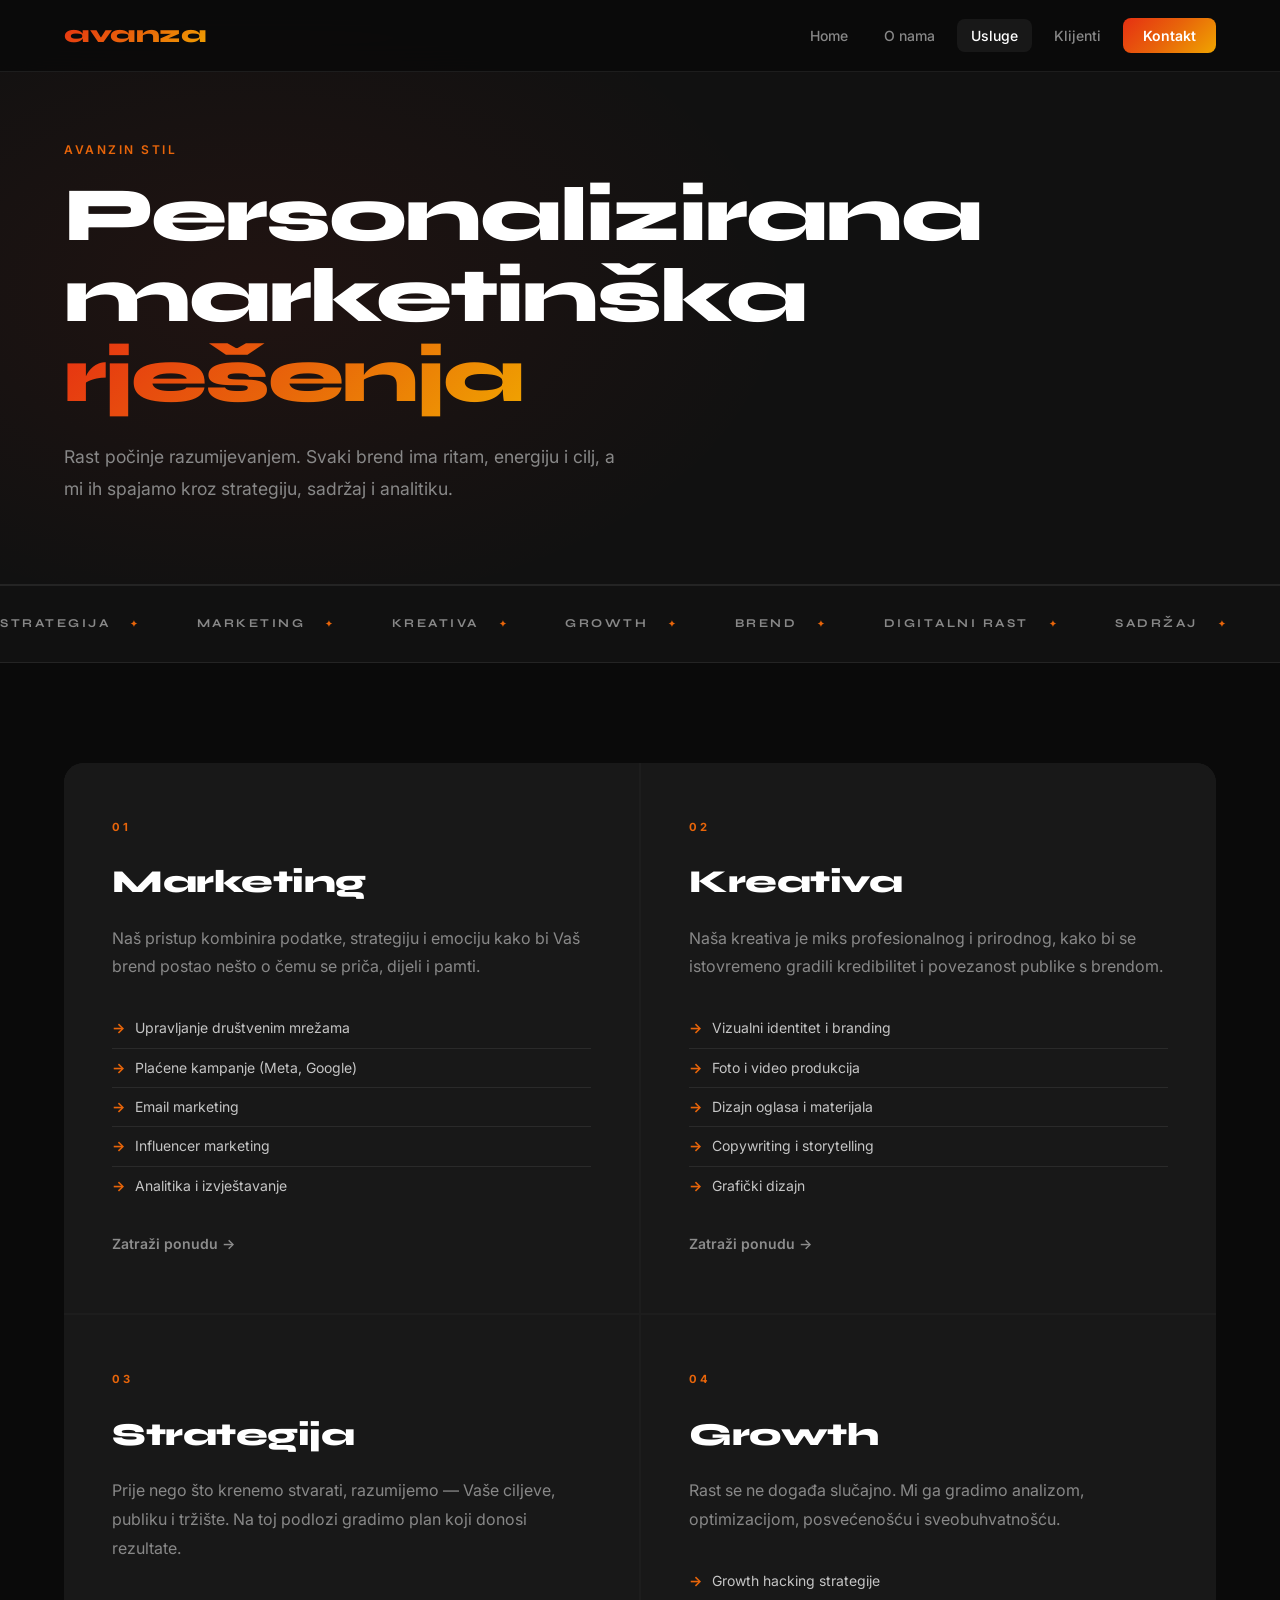
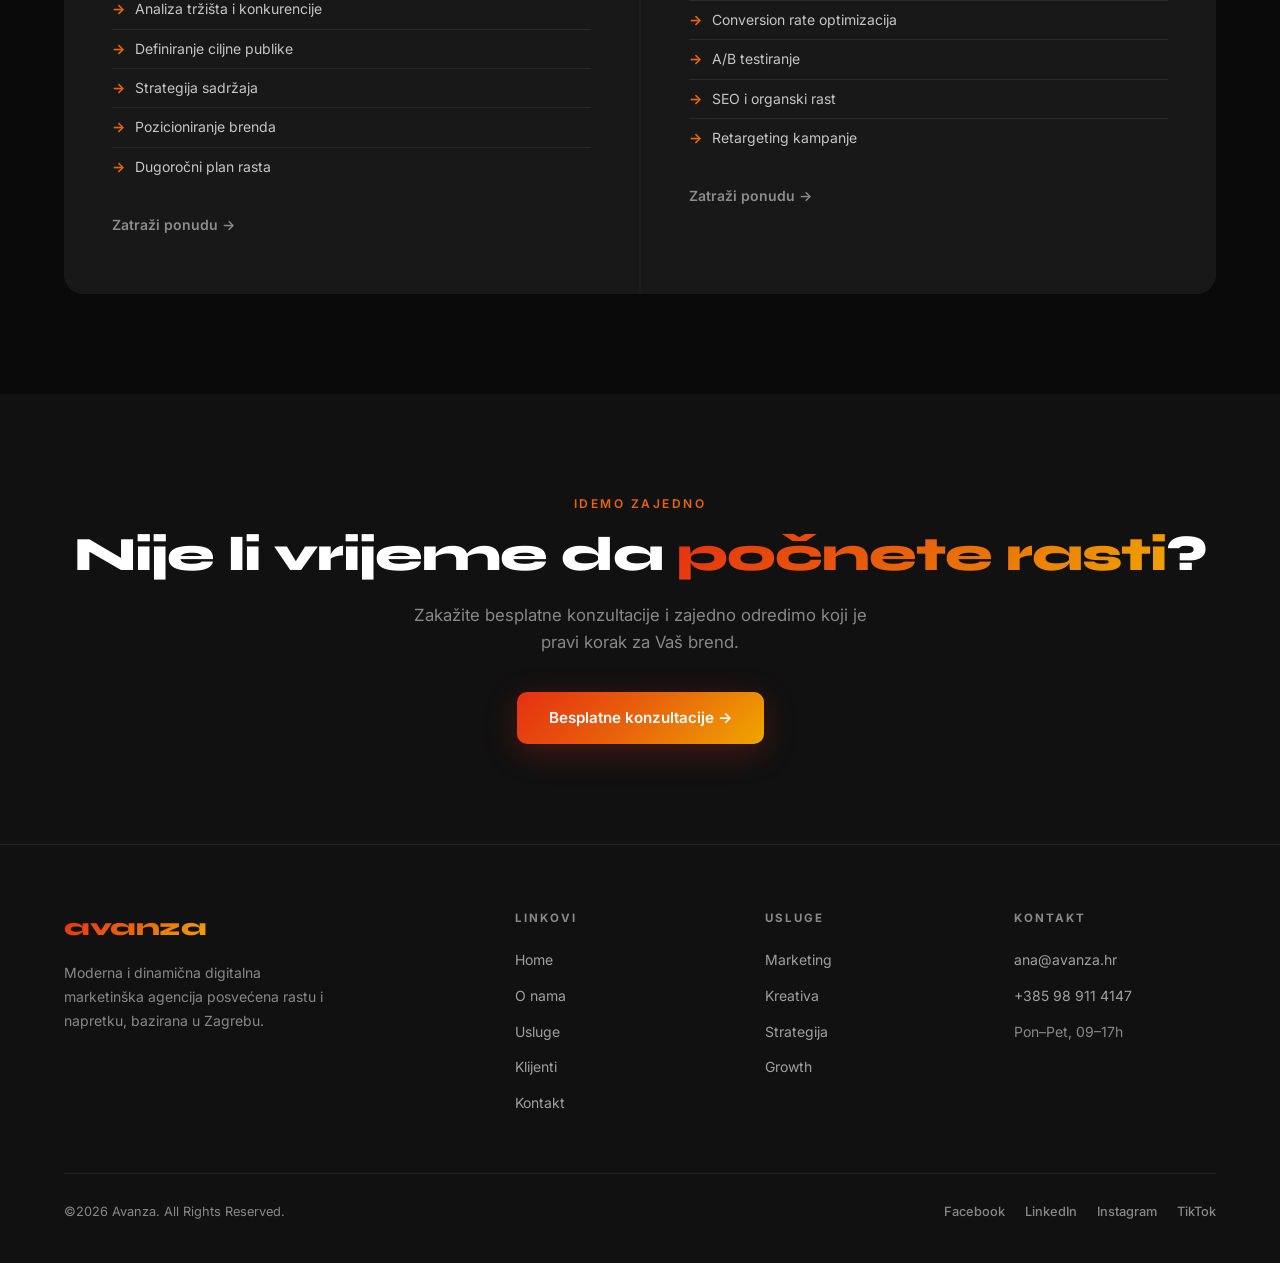
<file: usluge.html>
<!DOCTYPE html>
<html lang="hr">
<head>
<meta charset="UTF-8" />
<meta name="viewport" content="width=device-width, initial-scale=1.0" />
<title>Usluge — Avanza</title>
<link rel="stylesheet" href="style.css" />
<style>
.usluge-grid { display: grid; grid-template-columns: 1fr 1fr; gap: 2px; background: var(--border); border-radius: 20px; overflow: hidden; }
.usluga-card {
  background: var(--card-bg); padding: 56px 48px; position: relative; overflow: hidden;
  transition: background 0.3s;
}
.usluga-card::before {
  content: ''; position: absolute; top: 0; left: 0; right: 0; height: 3px;
  background: var(--grad); opacity: 0; transition: opacity 0.3s;
}
.usluga-card:hover { background: #1e1e1e; }
.usluga-card:hover::before { opacity: 1; }
.usluga-num { font-size: 0.7rem; font-weight: 700; letter-spacing: 2.5px; color: var(--orange); margin-bottom: 20px; }
.usluga-title { font-family: 'Syne', sans-serif; font-size: 2rem; font-weight: 800; letter-spacing: -0.5px; margin-bottom: 16px; }
.usluga-desc { color: var(--grey); font-size: 1rem; line-height: 1.8; margin-bottom: 28px; }
.usluga-features { list-style: none; }
.usluga-features li {
  display: flex; align-items: center; gap: 10px;
  font-size: 0.875rem; color: rgba(255,255,255,0.75);
  padding: 8px 0; border-bottom: 1px solid var(--border);
}
.usluga-features li:last-child { border-bottom: none; }
.usluga-features li::before { content: '→'; color: var(--orange); font-weight: 700; flex-shrink: 0; }
.usluga-link {
  display: inline-flex; align-items: center; gap: 8px;
  font-size: 0.875rem; font-weight: 600; color: white;
  text-decoration: none; opacity: 0.5; transition: opacity 0.2s;
  margin-top: 28px;
}
.usluga-card:hover .usluga-link { opacity: 1; }

@media (max-width: 900px) { .usluge-grid { grid-template-columns: 1fr; } }
</style>
</head>
<body>
<div id="nav-placeholder"></div>

<div class="page-hero">
  <div class="page-hero-inner">
    <span class="eyebrow">Avanzin stil</span>
    <h1>Personalizirana marketinška<br><span style="background:var(--grad-text);-webkit-background-clip:text;-webkit-text-fill-color:transparent;background-clip:text;">rješenja</span></h1>
    <p>Rast počinje razumijevanjem. Svaki brend ima ritam, energiju i cilj, a mi ih spajamo kroz strategiju, sadržaj i analitiku.</p>
  </div>
</div>

<div id="marquee"></div>

<section class="section">
  <div class="section-inner">
    <div class="usluge-grid">
      <div class="usluga-card fade-up">
        <div class="usluga-num">01</div>
        <div class="usluga-title">Marketing</div>
        <p class="usluga-desc">Naš pristup kombinira podatke, strategiju i emociju kako bi Vaš brend postao nešto o čemu se priča, dijeli i pamti.</p>
        <ul class="usluga-features">
          <li>Upravljanje društvenim mrežama</li>
          <li>Plaćene kampanje (Meta, Google)</li>
          <li>Email marketing</li>
          <li>Influencer marketing</li>
          <li>Analitika i izvještavanje</li>
        </ul>
        <a href="kontakt.html" class="usluga-link">Zatraži ponudu &rarr;</a>
      </div>
      <div class="usluga-card fade-up">
        <div class="usluga-num">02</div>
        <div class="usluga-title">Kreativa</div>
        <p class="usluga-desc">Naša kreativa je miks profesionalnog i prirodnog, kako bi se istovremeno gradili kredibilitet i povezanost publike s brendom.</p>
        <ul class="usluga-features">
          <li>Vizualni identitet i branding</li>
          <li>Foto i video produkcija</li>
          <li>Dizajn oglasa i materijala</li>
          <li>Copywriting i storytelling</li>
          <li>Grafički dizajn</li>
        </ul>
        <a href="kontakt.html" class="usluga-link">Zatraži ponudu &rarr;</a>
      </div>
      <div class="usluga-card fade-up">
        <div class="usluga-num">03</div>
        <div class="usluga-title">Strategija</div>
        <p class="usluga-desc">Prije nego što krenemo stvarati, razumijemo — Vaše ciljeve, publiku i tržište. Na toj podlozi gradimo plan koji donosi rezultate.</p>
        <ul class="usluga-features">
          <li>Analiza tržišta i konkurencije</li>
          <li>Definiranje ciljne publike</li>
          <li>Strategija sadržaja</li>
          <li>Pozicioniranje brenda</li>
          <li>Dugoročni plan rasta</li>
        </ul>
        <a href="kontakt.html" class="usluga-link">Zatraži ponudu &rarr;</a>
      </div>
      <div class="usluga-card fade-up">
        <div class="usluga-num">04</div>
        <div class="usluga-title">Growth</div>
        <p class="usluga-desc">Rast se ne događa slučajno. Mi ga gradimo analizom, optimizacijom, posvećenošću i sveobuhvatnošću.</p>
        <ul class="usluga-features">
          <li>Growth hacking strategije</li>
          <li>Conversion rate optimizacija</li>
          <li>A/B testiranje</li>
          <li>SEO i organski rast</li>
          <li>Retargeting kampanje</li>
        </ul>
        <a href="kontakt.html" class="usluga-link">Zatraži ponudu &rarr;</a>
      </div>
    </div>
  </div>
</section>

<section class="section section-dark" style="text-align:center;">
  <div class="section-inner">
    <span class="eyebrow">Idemo zajedno</span>
    <h2 class="section-title fade-up" style="margin:0 auto 20px;">Nije li vrijeme da <span class="accent">počnete rasti</span>?</h2>
    <p class="fade-up" style="color:var(--grey);font-size:1.05rem;max-width:480px;margin:0 auto 36px;">Zakažite besplatne konzultacije i zajedno odredimo koji je pravi korak za Vaš brend.</p>
    <div class="fade-up"><a href="kontakt.html" class="btn-primary">Besplatne konzultacije &rarr;</a></div>
  </div>
</section>

<div id="footer-placeholder"></div>
<script src="shared.js"></script>
<script>
  renderNav('usluge.html');
  renderFooter();
  document.getElementById('marquee').innerHTML = renderMarquee();
  initAnimations();
</script>
</body>
</html>
</file>
<file: style.css>
@import url('https://fonts.googleapis.com/css2?family=Syne:wght@400;600;700;800&family=Inter:wght@300;400;500;600&display=swap');

*, *::before, *::after { box-sizing: border-box; margin: 0; padding: 0; }
html { scroll-behavior: smooth; }

:root {
  --black: #0a0a0a;
  --dark: #111111;
  --card-bg: #181818;
  --border: rgba(255,255,255,0.08);
  --white: #ffffff;
  --grey: #888888;
  --light: #f0f0f0;
  --grad: linear-gradient(135deg, #e63012, #e8650a, #f0a500);
  --grad-text: linear-gradient(135deg, #e63012, #e8650a, #f0a500);
  --red: #e63012;
  --orange: #e8650a;
  --gold: #f0a500;
}

body {
  background: var(--black);
  color: var(--white);
  font-family: 'Inter', sans-serif;
  font-size: 16px;
  line-height: 1.6;
  overflow-x: hidden;
}

/* ===== NAV ===== */
nav {
  position: fixed;
  top: 0; left: 0; right: 0;
  z-index: 100;
  padding: 0 5%;
  height: 72px;
  display: flex;
  align-items: center;
  justify-content: space-between;
  background: rgba(10,10,10,0.9);
  backdrop-filter: blur(20px);
  border-bottom: 1px solid var(--border);
  transition: background 0.3s;
}
.nav-logo {
  font-family: 'Syne', sans-serif;
  font-size: 1.5rem;
  font-weight: 800;
  background: var(--grad-text);
  -webkit-background-clip: text;
  -webkit-text-fill-color: transparent;
  background-clip: text;
  letter-spacing: -0.5px;
  text-decoration: none;
}
.nav-links {
  display: flex;
  gap: 8px;
  list-style: none;
  align-items: center;
}
.nav-links a {
  color: var(--grey);
  text-decoration: none;
  font-size: 0.875rem;
  font-weight: 500;
  padding: 8px 14px;
  border-radius: 8px;
  transition: all 0.2s;
}
.nav-links a:hover, .nav-links a.active { color: var(--white); background: rgba(255,255,255,0.06); }
.nav-cta {
  background: var(--grad) !important;
  color: white !important;
  padding: 9px 20px !important;
  border-radius: 8px;
  font-weight: 600 !important;
  transition: opacity 0.2s, transform 0.2s !important;
}
.nav-cta:hover { opacity: 0.9 !important; transform: translateY(-1px) !important; background: var(--grad) !important; }

/* ===== BUTTONS ===== */
.btn-primary {
  display: inline-flex;
  align-items: center;
  gap: 8px;
  background: var(--grad);
  color: white;
  padding: 14px 32px;
  border-radius: 10px;
  font-weight: 600;
  font-size: 0.95rem;
  text-decoration: none;
  transition: all 0.2s;
  box-shadow: 0 8px 32px rgba(230,48,18,0.25);
}
.btn-primary:hover { transform: translateY(-2px); box-shadow: 0 12px 40px rgba(230,48,18,0.35); }
.btn-secondary {
  display: inline-flex;
  align-items: center;
  gap: 8px;
  background: transparent;
  color: var(--white);
  padding: 14px 32px;
  border-radius: 10px;
  font-weight: 500;
  font-size: 0.95rem;
  text-decoration: none;
  border: 1px solid var(--border);
  transition: all 0.2s;
}
.btn-secondary:hover { background: rgba(255,255,255,0.05); border-color: rgba(255,255,255,0.2); }

/* ===== TYPOGRAPHY ===== */
.eyebrow {
  font-size: 0.75rem;
  font-weight: 600;
  letter-spacing: 2.5px;
  text-transform: uppercase;
  color: var(--orange);
  margin-bottom: 16px;
  display: block;
}
.section-title {
  font-family: 'Syne', sans-serif;
  font-size: clamp(2rem, 4vw, 3rem);
  font-weight: 800;
  line-height: 1.1;
  letter-spacing: -1px;
}
.section-title .accent {
  background: var(--grad-text);
  -webkit-background-clip: text;
  -webkit-text-fill-color: transparent;
  background-clip: text;
}
.section-sub {
  color: var(--grey);
  font-size: 1.05rem;
  line-height: 1.8;
  max-width: 560px;
}

/* ===== PAGE HERO ===== */
.page-hero {
  padding: 140px 5% 80px;
  border-bottom: 1px solid var(--border);
  background: var(--dark);
  position: relative;
  overflow: hidden;
}
.page-hero::before {
  content: '';
  position: absolute;
  top: 0; left: 0; right: 0; bottom: 0;
  background: radial-gradient(ellipse 60% 80% at 20% 50%, rgba(230,48,18,0.07) 0%, transparent 70%);
  pointer-events: none;
}
.page-hero-inner { max-width: 1200px; margin: 0 auto; position: relative; }
.page-hero h1 {
  font-family: 'Syne', sans-serif;
  font-size: clamp(2.8rem, 6vw, 5rem);
  font-weight: 800;
  line-height: 1.05;
  letter-spacing: -2px;
  margin-bottom: 24px;
  max-width: 800px;
}
.page-hero p {
  color: var(--grey);
  font-size: 1.1rem;
  line-height: 1.8;
  max-width: 560px;
}

/* ===== SECTIONS ===== */
.section { padding: 100px 5%; }
.section-inner { max-width: 1200px; margin: 0 auto; }
.section-dark { background: var(--dark); }

/* ===== CARDS ===== */
.card {
  background: var(--card-bg);
  border: 1px solid var(--border);
  border-radius: 16px;
  padding: 40px 36px;
  transition: border-color 0.3s, transform 0.3s;
  position: relative;
  overflow: hidden;
}
.card::before {
  content: '';
  position: absolute;
  top: 0; left: 0; right: 0;
  height: 2px;
  background: var(--grad);
  opacity: 0;
  transition: opacity 0.3s;
}
.card:hover { border-color: rgba(230,48,18,0.25); transform: translateY(-4px); }
.card:hover::before { opacity: 1; }
.card-num {
  font-size: 0.72rem;
  font-weight: 700;
  letter-spacing: 2px;
  color: var(--orange);
  margin-bottom: 16px;
}
.card-title {
  font-family: 'Syne', sans-serif;
  font-size: 1.4rem;
  font-weight: 700;
  margin-bottom: 12px;
  letter-spacing: -0.3px;
}
.card-text { color: var(--grey); font-size: 0.95rem; line-height: 1.75; }

/* ===== MARQUEE ===== */
.marquee-wrap {
  padding: 28px 0;
  border-top: 1px solid var(--border);
  border-bottom: 1px solid var(--border);
  overflow: hidden;
  background: var(--dark);
}
.marquee-track {
  display: flex;
  gap: 56px;
  animation: marquee 25s linear infinite;
  width: max-content;
}
.marquee-item {
  font-family: 'Syne', sans-serif;
  font-size: 0.75rem;
  font-weight: 700;
  letter-spacing: 2.5px;
  text-transform: uppercase;
  color: var(--grey);
  white-space: nowrap;
  display: flex;
  align-items: center;
  gap: 20px;
}
.marquee-item::after { content: '✦'; color: var(--orange); font-size: 0.55rem; }
@keyframes marquee { from { transform: translateX(0); } to { transform: translateX(-50%); } }

/* ===== FOOTER ===== */
footer {
  background: var(--dark);
  border-top: 1px solid var(--border);
  padding: 64px 5% 40px;
}
.footer-grid {
  max-width: 1200px;
  margin: 0 auto;
  display: grid;
  grid-template-columns: 2fr 1fr 1fr 1fr;
  gap: 48px;
  margin-bottom: 48px;
}
.footer-brand p { color: var(--grey); font-size: 0.875rem; line-height: 1.7; margin-top: 14px; max-width: 260px; }
.footer-col h4 {
  font-size: 0.72rem;
  font-weight: 700;
  letter-spacing: 2px;
  text-transform: uppercase;
  color: var(--grey);
  margin-bottom: 20px;
}
.footer-col ul { list-style: none; }
.footer-col li { margin-bottom: 10px; }
.footer-col a {
  color: rgba(255,255,255,0.6);
  text-decoration: none;
  font-size: 0.875rem;
  transition: color 0.2s;
}
.footer-col a:hover { color: var(--white); }
.footer-bottom {
  max-width: 1200px;
  margin: 0 auto;
  padding-top: 28px;
  border-top: 1px solid var(--border);
  display: flex;
  justify-content: space-between;
  align-items: center;
  gap: 16px;
  flex-wrap: wrap;
}
.footer-bottom p { color: var(--grey); font-size: 0.8rem; }
.social-links { display: flex; gap: 20px; }
.social-links a {
  color: var(--grey);
  text-decoration: none;
  font-size: 0.8rem;
  font-weight: 500;
  transition: color 0.2s;
}
.social-links a:hover { color: var(--white); }

/* ===== ANIMATIONS ===== */
.fade-up {
  opacity: 0;
  transform: translateY(24px);
  transition: opacity 0.6s ease, transform 0.6s ease;
}
.fade-up.visible { opacity: 1; transform: translateY(0); }

/* ===== DIVIDER ===== */
.divider { border: none; border-top: 1px solid var(--border); margin: 0; }

/* ===== RESPONSIVE ===== */
@media (max-width: 900px) {
  .footer-grid { grid-template-columns: 1fr 1fr; gap: 36px; }
  .nav-links li:not(:last-child) { display: none; }
}
@media (max-width: 600px) {
  .footer-grid { grid-template-columns: 1fr; }
  .section { padding: 70px 5%; }
  .page-hero { padding: 120px 5% 60px; }
}
</file>
